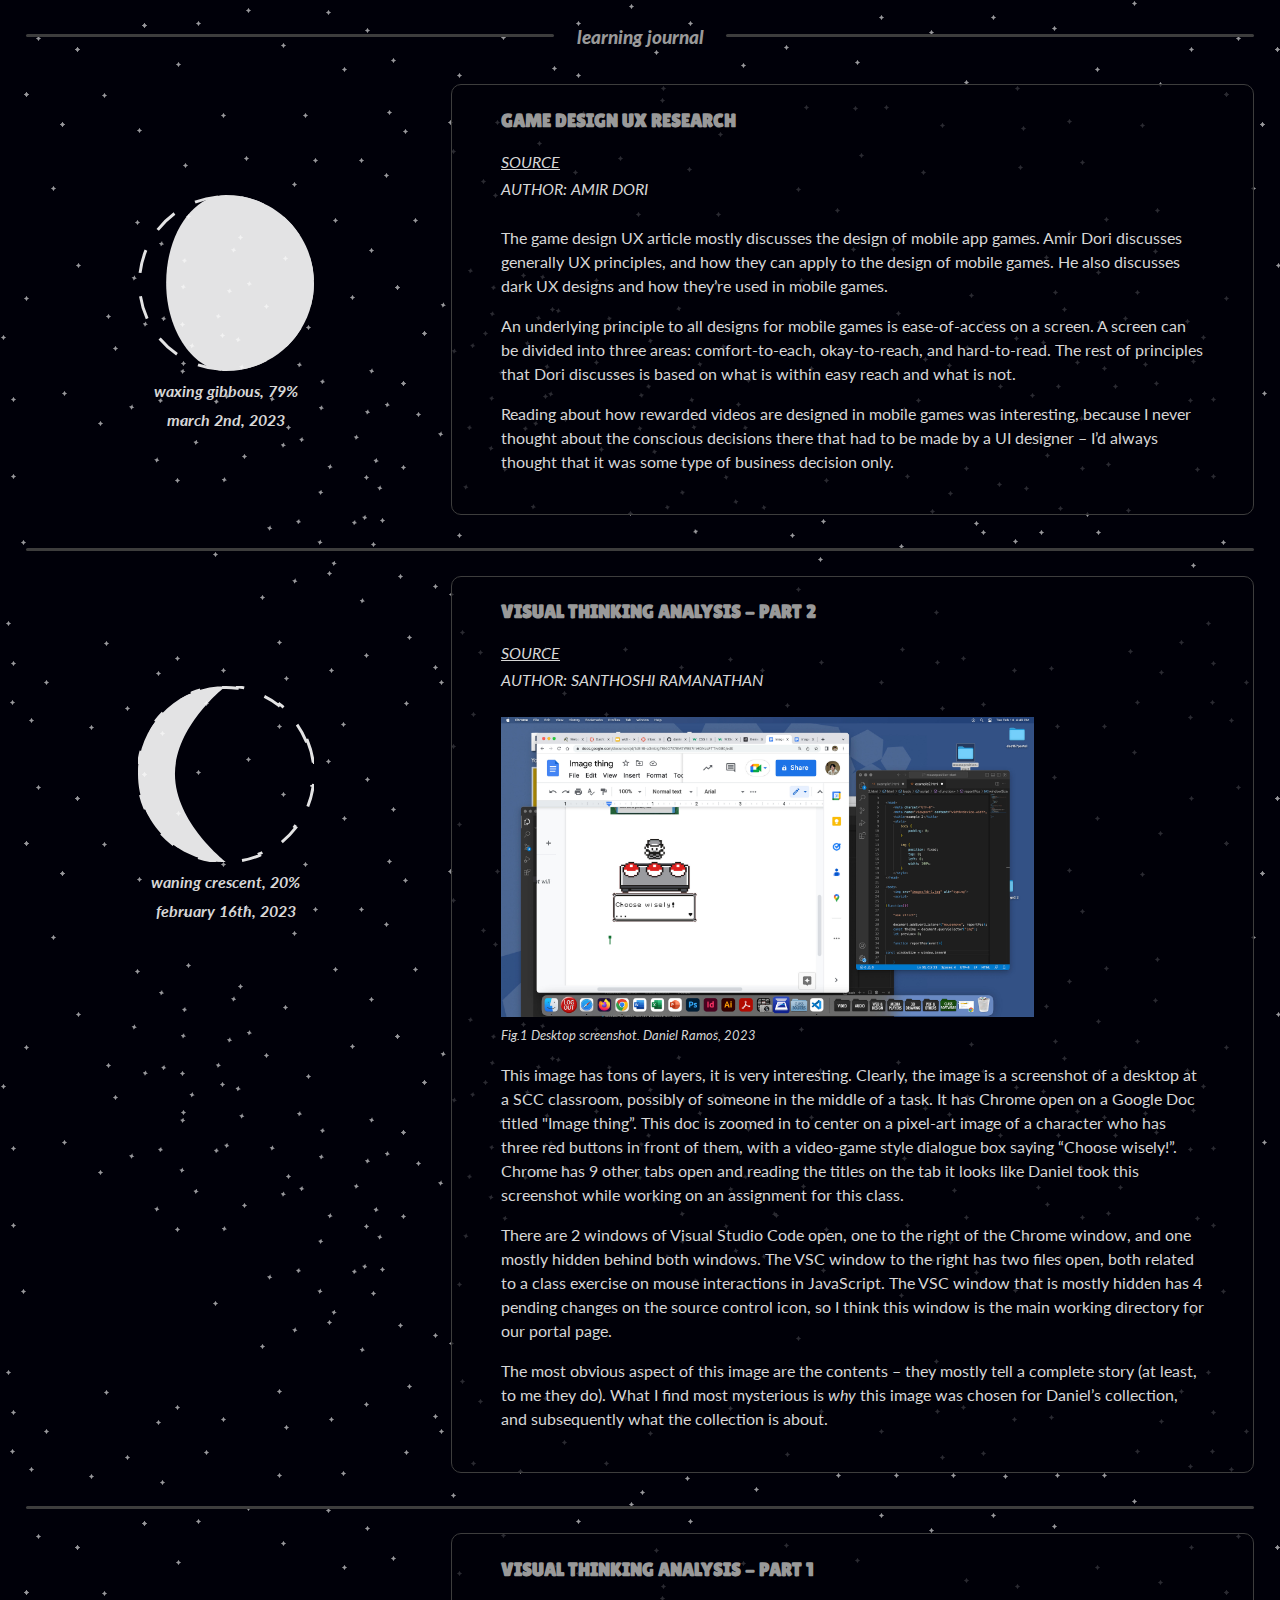
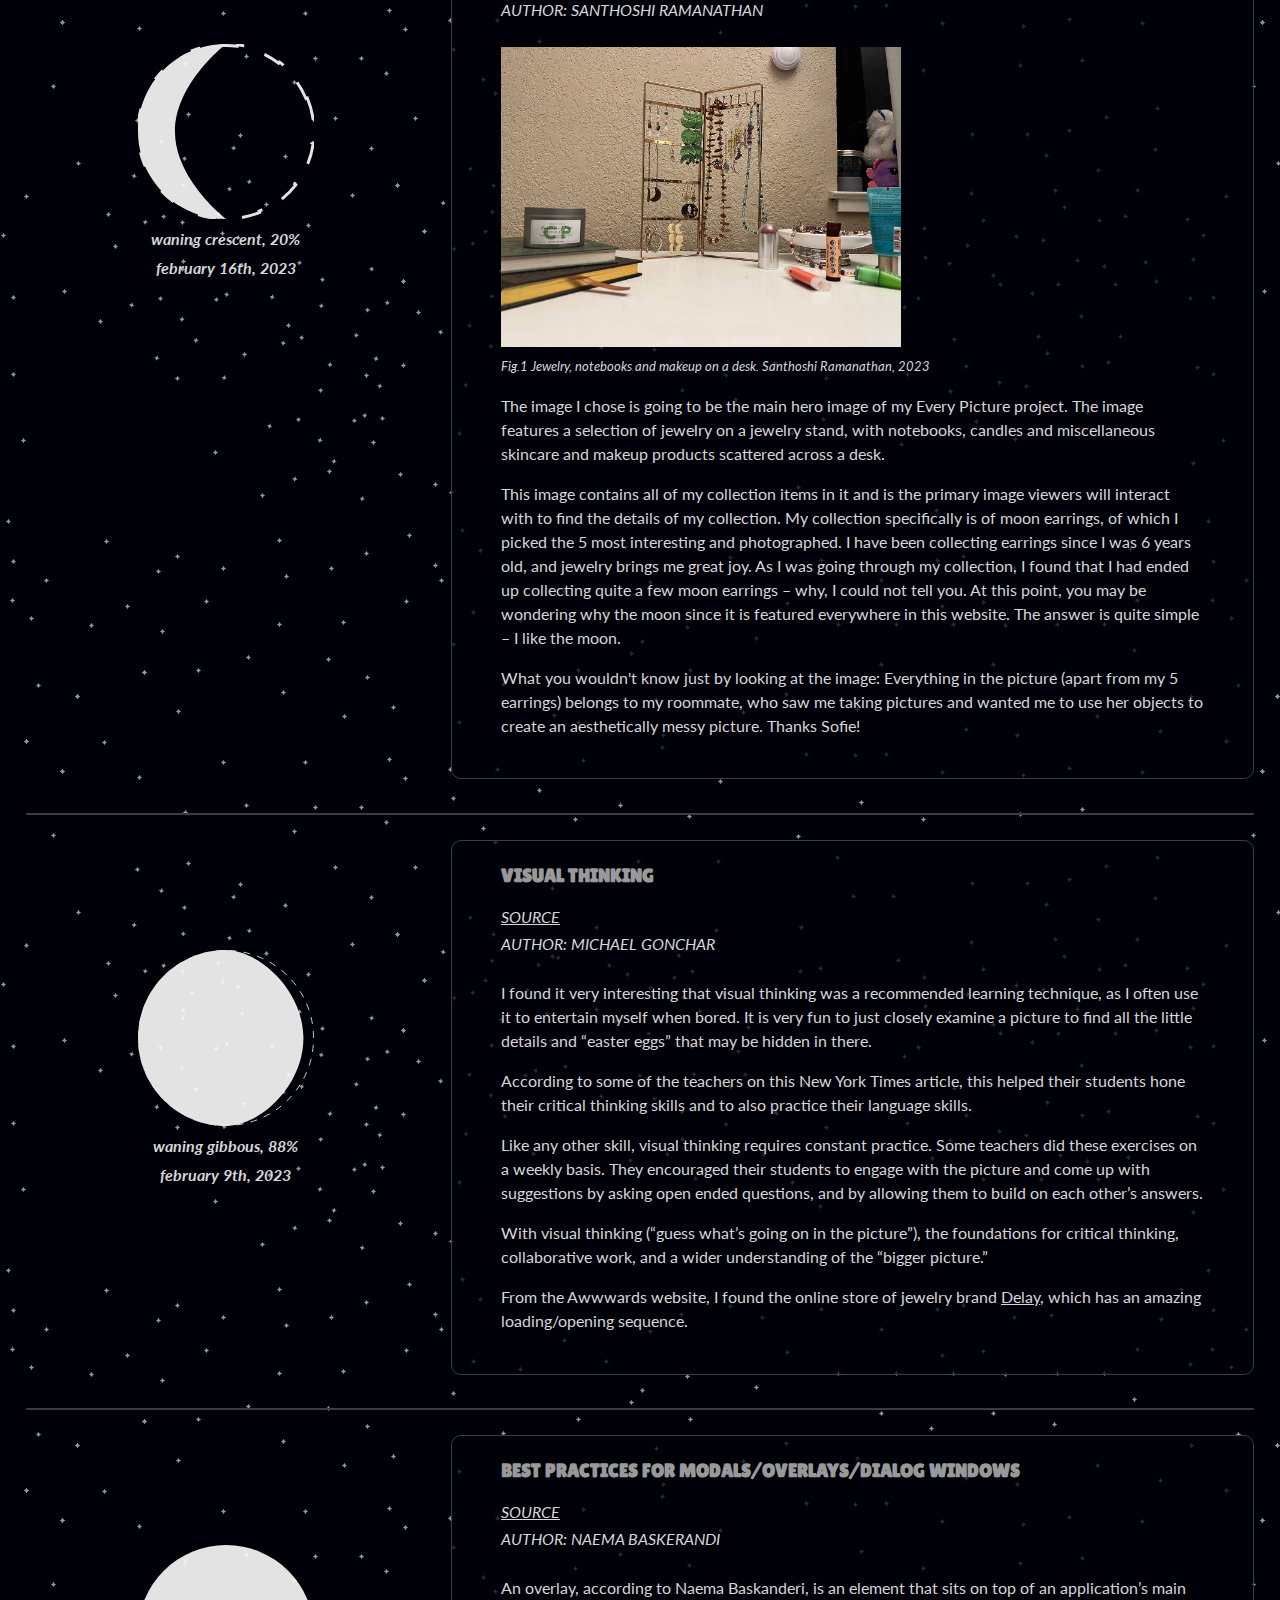
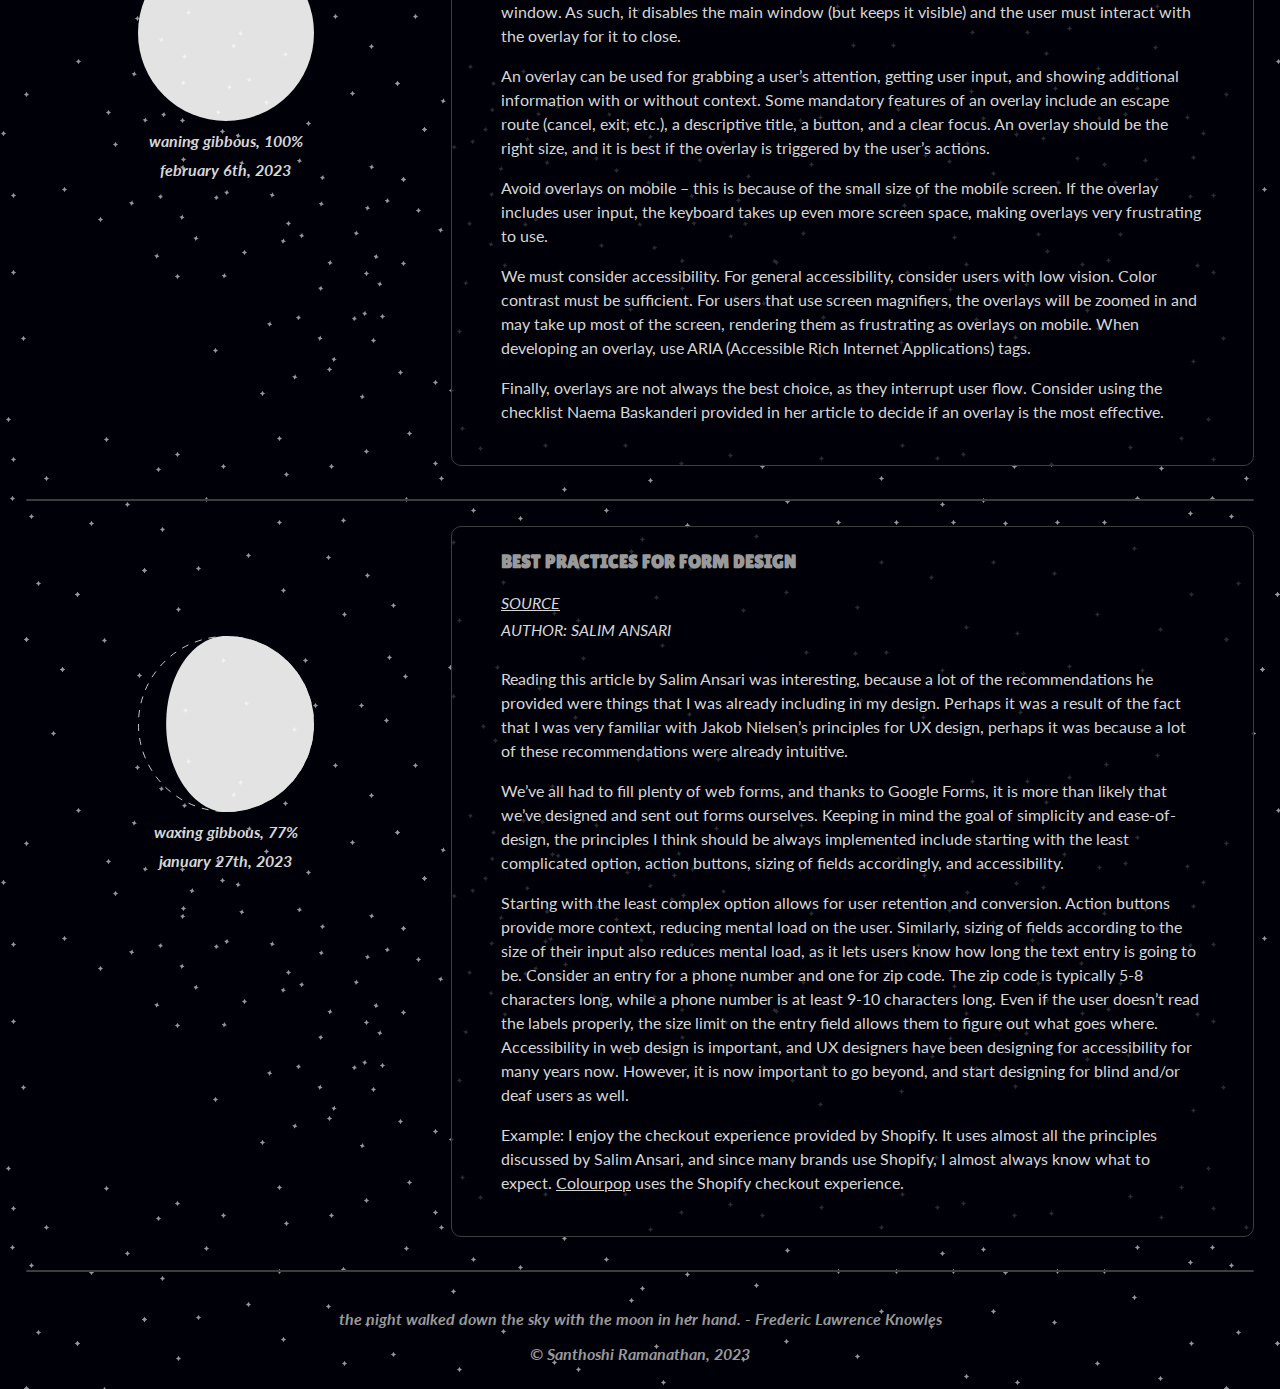
<file: journal/index.html>
<!DOCTYPE html>
<html lang="en">
<head>
    <meta charset="UTF-8">
    <meta http-equiv="X-UA-Compatible" content="IE=edge">
    <meta name="viewport" content="width=device-width, initial-scale=1.0">

    <link rel="preconnect" href="https://fonts.googleapis.com">
    <link rel="preconnect" href="https://fonts.gstatic.com" crossorigin>
    <link href="https://fonts.googleapis.com/css2?family=Lato:ital,wght@0,400;1,400;1,700;1,900&family=Lilita+One&display=swap" rel="stylesheet">

    <link href="styles.css" rel="stylesheet">

    <title>Learning Journal</title>
</head>

<body>
    <header>
        <div id="line1"></div> 
        <h3>learning journal</h3>
        <div id="line2"></div>
        <!-- line1 and line2 are the lines on either side of learning journal. -->
    </header>
    
    <main>

        <div class="contentBox">
            <div class="moon">
                <img src="../images/moon4.svg" alt="graphic of waxing gibbous moon">
                <p>waxing gibbous, 79%</p>
                <p>march 2nd, 2023</p>
            </div>

            <article class="jEntry">
                <h3>GAME DESIGN UX RESEARCH</h3>
                <div class="subhead">
                    <p class="top"><a href="https://uxplanet.org/game-design-ux-best-practices-guide-4a3078c32099">SOURCE</a></p>
                    <p class="bottom">AUTHOR: AMIR DORI</p>
                </div>

                <p>The game design UX article mostly discusses the design of mobile app games. Amir Dori discusses generally UX principles, and how they can apply to the design of mobile games. He also discusses dark UX designs and how they’re used in mobile games.</p>

                <p>An underlying principle to all designs for mobile games is ease-of-access on a screen. A screen can be divided into three areas: comfort-to-each, okay-to-reach, and hard-to-read. The rest of principles that Dori discusses is based on what is within easy reach and what is not. </p>

                <p>Reading about how rewarded videos are designed in mobile games was interesting, because I never thought about the conscious decisions there that had to be made by a UI designer – I’d always thought that it was some type of business decision only.</p>
            </article>
        </div>
    
        <div class="longLine"></div>
        
        <div class="contentBox">
            <div class="moon">
                <img src="../images/moon8.svg" alt="graphic of waning crescent moon">
                <p>waning crescent, 20%</p>
                <p>february 16th, 2023</p>
            </div>

            <article class="jEntry">
                <h3>VISUAL THINKING ANALYSIS - PART 2</h3>
                <div class="subhead">
                    <p class="top"><a href="https://danielkuchu.github.io/des157portal/">SOURCE</a></p>
                    <p class="bottom">AUTHOR: SANTHOSHI RAMANATHAN</p>
                </div>

                <figure>
                    <img src="../images/screenshot.jpg" height="300" width="533" alt="screenshot of a desktop with Chrome and Visual Studio Code">
                    <figcaption>Fig.1 Desktop screenshot. Daniel Ramos, 2023</figcaption>
                </figure>

                <p>This image has tons of layers, it is very interesting. Clearly, the image is a screenshot of a desktop at a SCC classroom, possibly of someone in the middle of a task. It has Chrome open on a Google Doc titled "Image thing”. This doc is zoomed in to center on a pixel-art image of a character who has three red buttons in front of them, with a video-game style dialogue box saying “Choose wisely!”. Chrome has 9 other tabs open and reading the titles on the tab it looks like Daniel took this screenshot while working on an assignment for this class. </p>

                <p>There are 2 windows of Visual Studio Code open, one to the right of the Chrome window, and one mostly hidden behind both windows. The VSC window to the right has two files open, both related to a class exercise on mouse interactions in JavaScript. The VSC window that is mostly hidden has 4 pending changes on the source control icon, so I think this window is the main working directory for our portal page. </p>

                <p>The most obvious aspect of this image are the contents – they mostly tell a complete story (at least, to me they do). What I find most mysterious is <i>why</i> this image was chosen for Daniel’s collection, and subsequently what the collection is about. </p>
            </article>
        </div>
    
        <div class="longLine"></div>

        <div class="contentBox">
            <div class="moon">
                <img src="../images/moon8.svg" alt="graphic of waning crescent moon">
                <p>waning crescent, 20%</p>
                <p>february 16th, 2023</p>
            </div>

            <article class="jEntry">
                <h3>VISUAL THINKING ANALYSIS - PART 1</h3>
                <div class="subhead">
                    <!-- <p class="top"><a href="#">SOURCE</a></p> -->
                    <p class="bottom">AUTHOR: SANTHOSHI RAMANATHAN</p>
                </div>

                <figure>
                    <img src="../images/earrings.jpg" height="300" width="400" alt="Jewelry, notebooks, skincare and makeup on a desk">
                    <figcaption>Fig.1 Jewelry, notebooks and makeup on a desk. Santhoshi Ramanathan, 2023</figcaption>
                </figure>

                <p>The image I chose is going to be the main hero image of my Every Picture project. The image features a selection of jewelry on a jewelry stand, with notebooks, candles and miscellaneous skincare and makeup products scattered across a desk. </p>

                <p>This image contains all of my collection items in it and is the primary image viewers will interact with to find the details of my collection. My collection specifically is of moon earrings, of which I picked the 5 most interesting and photographed. I have been collecting earrings since I was 6 years old, and jewelry brings me great joy. As I was going through my collection, I found that I had ended up collecting quite a few moon earrings – why, I could not tell you. At this point, you may be wondering why the moon since it is featured everywhere in this website. The answer is quite simple – I like the moon. </p>

                <p>What you wouldn't know just by looking at the image: Everything in the picture (apart from my 5 earrings) belongs to my roommate, who saw me taking pictures and wanted me to use her objects to create an aesthetically messy picture. Thanks Sofie!</p>
            </article>
        </div>
    
        <div class="longLine"></div>

        <div class="contentBox">
            <div class="moon">
                <img src="../images/waningG.svg" alt="graphic of waning gibbous moon">
                <p>waning gibbous, 88%</p>
                <p>february 9th, 2023</p>
            </div>

            <article class="jEntry">
                <h3>VISUAL THINKING</h3>
                <div class="subhead">
                    <p class="top"><a href="https://archive.nytimes.com/learning.blogs.nytimes.com/2015/02/27/10-intriguing-photographs-to-teach-close-reading-and-visual-thinking-skills/">SOURCE</a></p>
                    <p class="bottom">AUTHOR: MICHAEL GONCHAR</p>
                </div>

                <p>I found it very interesting that visual thinking was a recommended learning technique, as I often use it to entertain myself when bored. It is very fun to just closely examine a picture to find all the little details and “easter eggs” that may be hidden in there. </p>

                <p>According to some of the teachers on this New York Times article, this helped their students hone their critical thinking skills and to also practice their language skills. </p>

                <p>Like any other skill, visual thinking requires constant practice. Some teachers did these exercises on a weekly basis. They encouraged their students to engage with the picture and come up with suggestions by asking open ended questions, and by allowing them to build on each other’s answers. </p>

                <p>With visual thinking (“guess what’s going on in the picture”), the foundations for critical thinking, collaborative work, and a wider understanding of the “bigger picture.”</p>

                <p>From the Awwwards website, I found the online store of jewelry brand <a href="https://obeydelay.com/en">Delay</a>, which has an amazing loading/opening sequence.</p>
            </article>
        </div>
    
        <div class="longLine"></div>

        <div class="contentBox">
            <div class="moon">
                <img src="../images/moon5.svg" alt="graphic of nearly full moon">
                <p>waning gibbous, 100%</p>
                <p>february 6th, 2023</p>
            </div>

            <article class="jEntry">
                <h3>BEST PRACTICES FOR MODALS/OVERLAYS/DIALOG WINDOWS</h3>
                <div class="subhead">
                    <p class="top"><a href="https://uxplanet.org/best-practices-for-modals-overlays-dialog-windows-c00c66cddd8c">SOURCE</a></p>
                    <p class="bottom">AUTHOR: NAEMA BASKERANDI</p>
                </div>

                <p>An overlay, according to Naema Baskanderi, is an element that sits on top of an application’s main window. As such, it disables the main window (but keeps it visible) and the user must interact with the overlay for it to close.</p>

                <p>An overlay can be used for grabbing a user’s attention, getting user input, and showing additional information with or without context. Some mandatory features of an overlay include an escape route (cancel, exit, etc.), a descriptive title, a button, and a clear focus. An overlay should be the right size, and it is best if the overlay is triggered by the user’s actions.</p>

                <p>Avoid overlays on mobile – this is because of the small size of the mobile screen. If the overlay includes user input, the keyboard takes up even more screen space, making overlays very frustrating to use. </p>

                <p>We must consider accessibility. For general accessibility, consider users with low vision. Color contrast must be sufficient. For users that use screen magnifiers, the overlays will be zoomed in and may take up most of the screen, rendering them as frustrating as overlays on mobile. When developing an overlay, use ARIA (Accessible Rich Internet Applications) tags.</p>

                <p>Finally, overlays are not always the best choice, as they interrupt user flow. Consider using the checklist Naema Baskanderi provided in her article to decide if an overlay is the most effective.</p>
            </article>
        </div>
    
        <div class="longLine"></div>

        <div class="contentBox">
            <div class="moon">
                <img src="../images/waxingG.svg" alt="graphic of waxing gibbous moon">
                <p>waxing gibbous, 77%</p>
                <p>january 27th, 2023</p>
            </div>

            <article class="jEntry">
                <h3>BEST PRACTICES FOR FORM DESIGN</h3>
                <div class="subhead">
                    <p class="top"><a href="https://uxdesign.cc/best-practices-for-form-design-ff5de6ca8e5f">SOURCE</a></p>
                    <p class="bottom">AUTHOR: SALIM ANSARI</p>
                </div>

                <p>Reading this article by Salim Ansari was interesting, because a lot of the recommendations he provided were things that I was already including in my design. Perhaps it was a result of the fact that I was very familiar with Jakob Nielsen’s principles for UX design, perhaps it was because a lot of these recommendations were already intuitive. </p>

                <p>We’ve all had to fill plenty of web forms, and thanks to Google Forms, it is more than likely that we’ve designed and sent out forms ourselves. Keeping in mind the goal of simplicity and ease-of-design, the principles I think should be always implemented include starting with the least complicated option, action buttons, sizing of fields accordingly, and accessibility. </p>

                <p>Starting with the least complex option allows for user retention and conversion. Action buttons provide more context, reducing mental load on the user. Similarly, sizing of fields according to the size of their input also reduces mental load, as it lets users know how long the text entry is going to be. Consider an entry for a phone number and one for zip code. The zip code is typically 5-8 characters long, while a phone number is at least 9-10 characters long. Even if the user doesn’t read the labels properly, the size limit on the entry field allows them to figure out what goes where. Accessibility in web design is important, and UX designers have been designing for accessibility for many years now. However, it is now important to go beyond, and start designing for blind and/or deaf users as well.</p>

                <p>Example: I enjoy the checkout experience provided by Shopify. It uses almost all the principles discussed by Salim Ansari, and since many brands use Shopify, I almost always know what to expect. <a href="https://colourpop.com/13380845/checkouts/c186277d8b0c3f25ecbce942ac401ab3?_ga=2.76891350.294044685.1674969706-793976978.1664311308 ">Colourpop</a> uses the Shopify checkout experience. </p>
            </article>
        </div>
        <div class="longLine"></div>
    </main>

    <footer>
        <p>the night walked down the sky with the moon in her hand. - Frederic Lawrence Knowles</p>
        <p>&copy; Santhoshi Ramanathan, 2023</p>
    </footer>
</body>
</html>
</file>
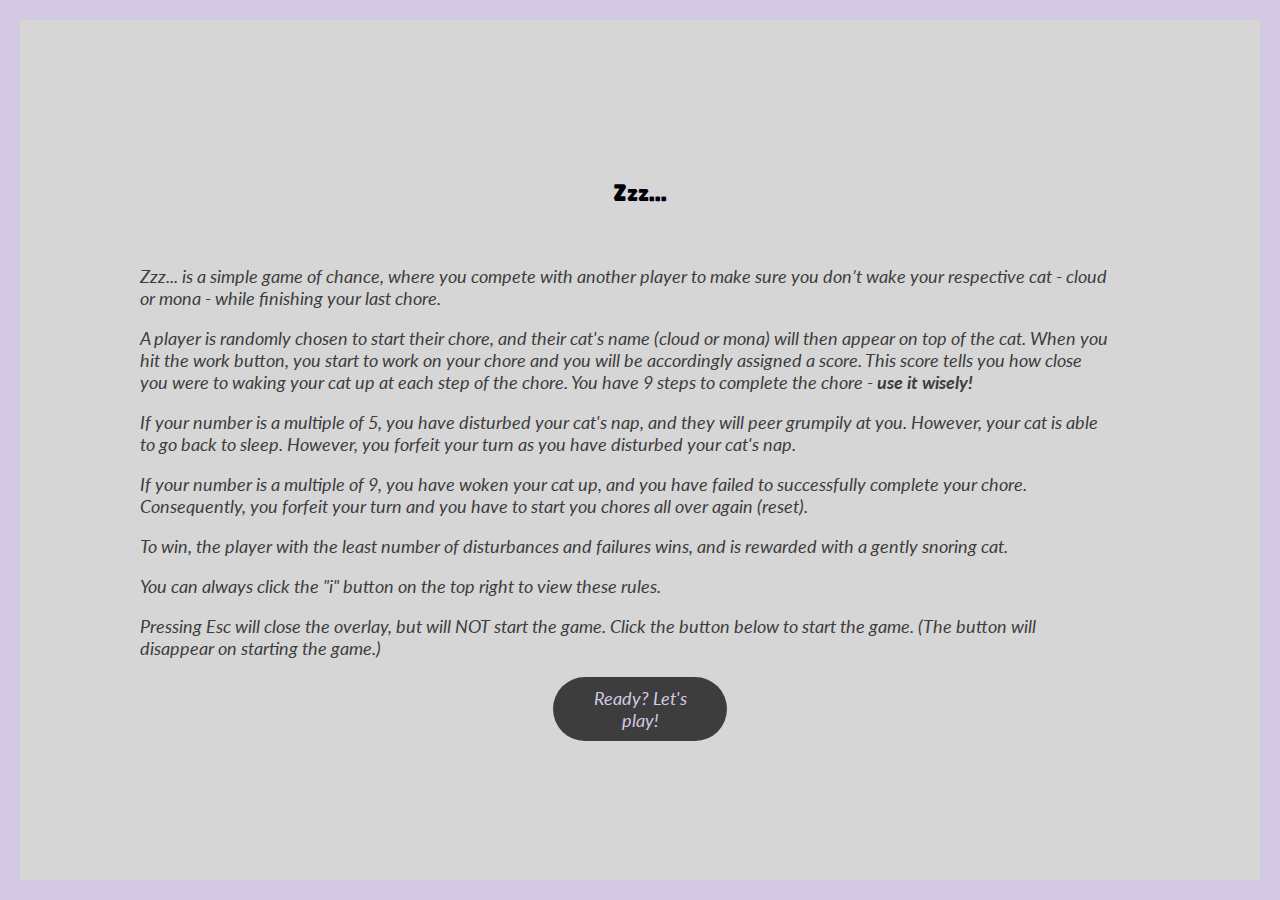
<file: studio3/index.html>
<!DOCTYPE html>
<html lang="en">
<head>
    <meta charset="UTF-8">
    <meta http-equiv="X-UA-Compatible" content="IE=edge">
    <meta name="viewport" content="width=device-width, initial-scale=1.0">

    <link rel="preconnect" href="https://fonts.googleapis.com">
    <link rel="preconnect" href="https://fonts.gstatic.com" crossorigin>
    <link href="https://fonts.googleapis.com/css2?family=Lato:ital,wght@0,400;0,700;1,700&family=Lilita+One&display=swap" rel="stylesheet">

    <link href="styles.css" rel="stylesheet">
    <script src="script.js" defer></script>

    <title>Zzz...</title>
</head>

<body>

    <header>
        <p>🤍</p>
        <h1>Zzz...</h1>
        <button>
            <img src="images/info.svg" alt="information icon" width="20"> 
        <!-- this is the "i" icon image -->
        </button>
    </header>

    <main>
        <section id="one">
            <h3 class="hide">cloud</h3>
            <img src="images/Scloud.svg" alt="sleeping cloud" width="144" id="sc" class="show">
            <img src="images/Acloud.svg" alt="one eye open cloud" width="144" id="smc" class="hide">
            <img src="images/cloud.svg" alt="awake cloud" width="144" id="ac" class="hide">
        </section>
        
        <section id="two">
            <h3 class="hide">mona</h3>
            <img src="images/Smona.svg" alt="sleeping mona" width="157" id="sm" class="show">
            <img src="images/Amona.svg" alt="one eye open mona" width="157" id="smm" class="hide">
            <img src="images/mona.svg" alt="awake mona" width="157" id="am" class="hide">
        </section>

        <section>
            <div id="cloud" class="hide">
                <!-- score will be a h3 in here -->
                <!-- depending on the scenario, "cloud's asleep, cloud's almost awake, or cloud's awake will show" -->
                <!-- text if it's switching to mona's turn -->
            </div>

            <img src="images/cat_tree.svg" alt="cat tree" width="525">

            <div id="mona" class="hide">
                <!-- score will be a h3 in here -->
                <!-- depending on the scenario, "cloud's asleep, cloud's almost awake, or cloud's awake will show" -->
                <!-- text if it's switching to mona's turn -->
            </div>

        </section>
    </main>

    <footer>
        <p>designed with 🤍 by Santhoshi Ramanathan</p>
    </footer>

    <section id="overlay" class="show">
        <article>
            <h2>Zzz...</h2>
            <p>Zzz... is a simple game of chance, where you compete with another player to make sure you don’t wake your respective cat - cloud or mona - while finishing your last chore.</p>
            <p>A player is randomly chosen to start their chore, and their cat's name (cloud or mona) will then appear on top of the cat. When you hit the work button, you start to work on your chore and you will be accordingly assigned a score. This score tells you how close you were to waking your cat up at each step of the chore. You have 9 steps to complete the chore - <strong>use it wisely!</strong></p>
            <p>If your number is a multiple of 5, you have disturbed your cat's nap, and they will peer grumpily at you. However, your cat is able to go back to sleep. However, you forfeit your turn as you have disturbed your cat's nap.</p>
            <p>If your number is a multiple of 9, you have woken your cat up, and you have failed to successfully complete your chore. Consequently, you forfeit your turn and you have to start you chores all over again (reset).</p>
            <p>To win, the player with the least number of disturbances and failures wins, and is rewarded with a gently snoring cat.</p>
            <p>You can always click the "i" button on the top right to view these rules.</p>
            <p>Pressing Esc will close the overlay, but will NOT start the game. Click the button below to start the game. (The button will disappear on starting the game.)</p>
            <button id="startgame">Ready? Let's play!</button>
        </article>
    </section>
    
</body>
</html>
</file>
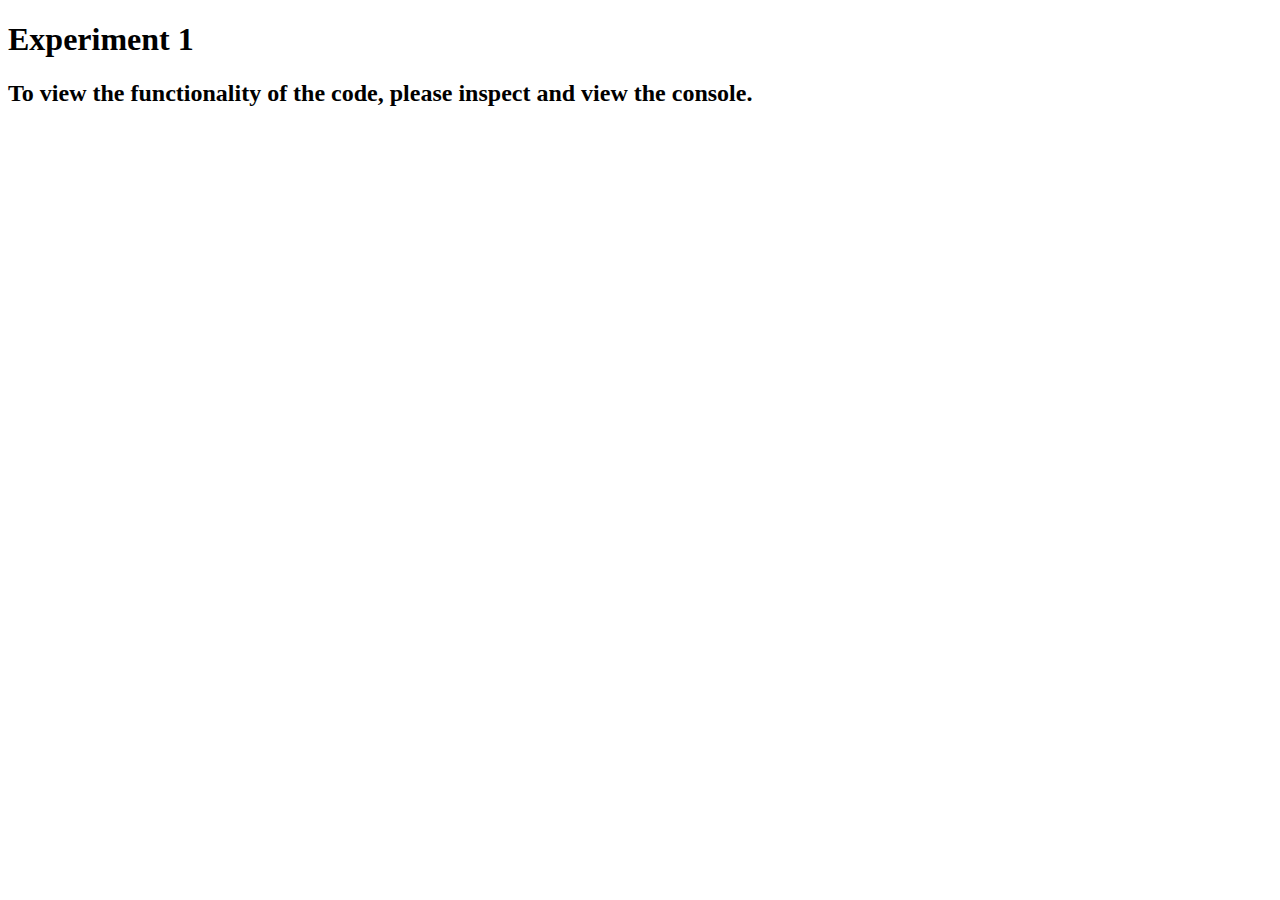
<file: exp/exp1.html>
<!DOCTYPE html>
<html lang="en">
<head>
    <meta charset="UTF-8">
    <meta http-equiv="X-UA-Compatible" content="IE=edge">
    <meta name="viewport" content="width=device-width, initial-scale=1.0">
    <title>Experiment 1</title>
</head>

<body>
    <h1>Experiment 1</h1>
    <h2>To view the functionality of the code, please inspect and view the console.</h2>

    <script>
    /*Take a string. Split it into a 2D array "word". As you traverse through the array, replace the first letter of a word with the capitalized version of it, adding the rest of the word after it (using substr). Join the array so it becomes a 1D array, then convert it to a string. Replace the "," in the string (that comes from the array) with a " ". Print the output.*/
        var str = prompt("enter words in lowercase!","");

        var word = str.split(" ");

        for(var i = 0; i < word.length; i++){
            word[i] = word[i][0].toUpperCase() + word[i].substr(1);
        }

        word.join(" ");

        str = word.toString();
        str = str.replaceAll(","," ");
        
        console.log(str);
    </script>

</body>

</html>
</file>
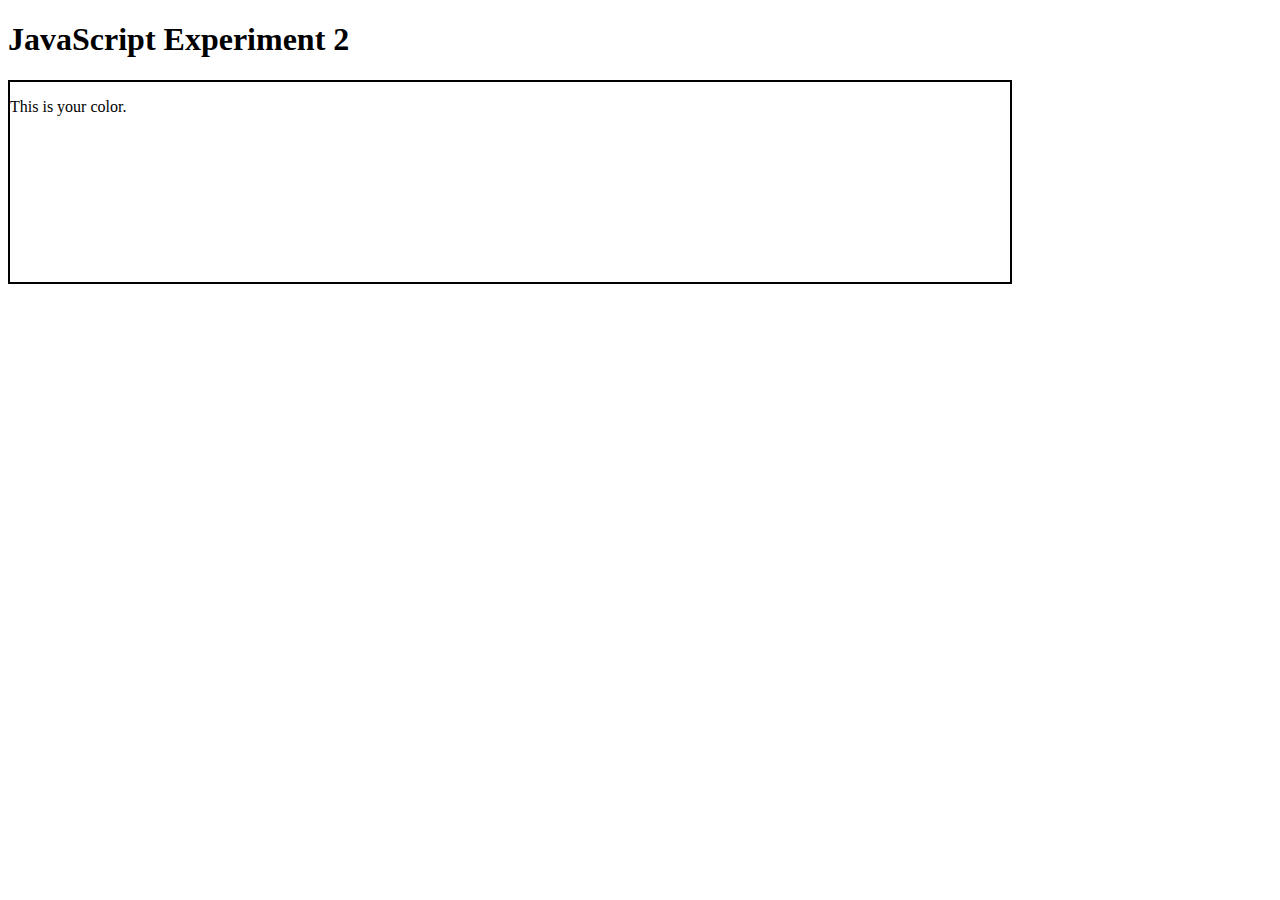
<file: exp/exp2.html>
<!DOCTYPE html>
<html lang="en">
<head>
    <meta charset="UTF-8">
    <meta http-equiv="X-UA-Compatible" content="IE=edge">
    <meta name="viewport" content="width=device-width, initial-scale=1.0">
    <title>Experiment 2</title>
</head>
<body>
    <h1>JavaScript Experiment 2</h1>
    <div id="myDiv">
        <p>This is your color.</p>
    </div>
    <style>
        div{
            border: 2px solid black;
            width: 1000px;
            height: 200px;
        }
    </style>
    <script>
    //Ask the user to pick a color of the rainbow, and change the box background accordingly. The text inside the box also tells them the color they picked, as does the console. If they pick a color that is not on the rainbow, it changes the div text on the webpage to: "No such color in database :( Try again." The console log will continue to let them know what color they picked. 
    
        var rainbow = ["red", "orange","yellow","green", "blue", "indigo", "violet"];
        var userColor = prompt("Please pick a color of the rainbow (ROY G BIV).","").toLowerCase();

        var bg = document.getElementById("myDiv");

        function colorMatch(UC){
            if(UC == rainbow[0]){
                bg.style.backgroundColor = "#FF0000";
                return UC;
            }
            else if(UC == rainbow[1]){
                bg.style.backgroundColor = "#FF8700";
                return UC;
            }
            else if(UC == rainbow[2]){
                bg.style.backgroundColor = "#DEFF0A";
                return UC;
            }
            else if(UC == rainbow[3]){
                bg.style.backgroundColor = "#0AFF99";
                return UC;
            }
            else if(UC == rainbow[4]){
                bg.style.backgroundColor = "#0AEFFF";
                return UC;
            }
            else if(UC == rainbow[5]){
                bg.style.backgroundColor = "#580AFF";
                return UC;
            }
            else if(UC == rainbow[6]){
                bg.style.backgroundColor = "#BE0AFF";
                return UC;
            }
            else{
                bg.innerHTML = "No such color in database :( Try again."
                return UC;
            }
        }
        console.log(`Your color input is: ${colorMatch(userColor)}`);
    </script>
</body>
</html>
</file>
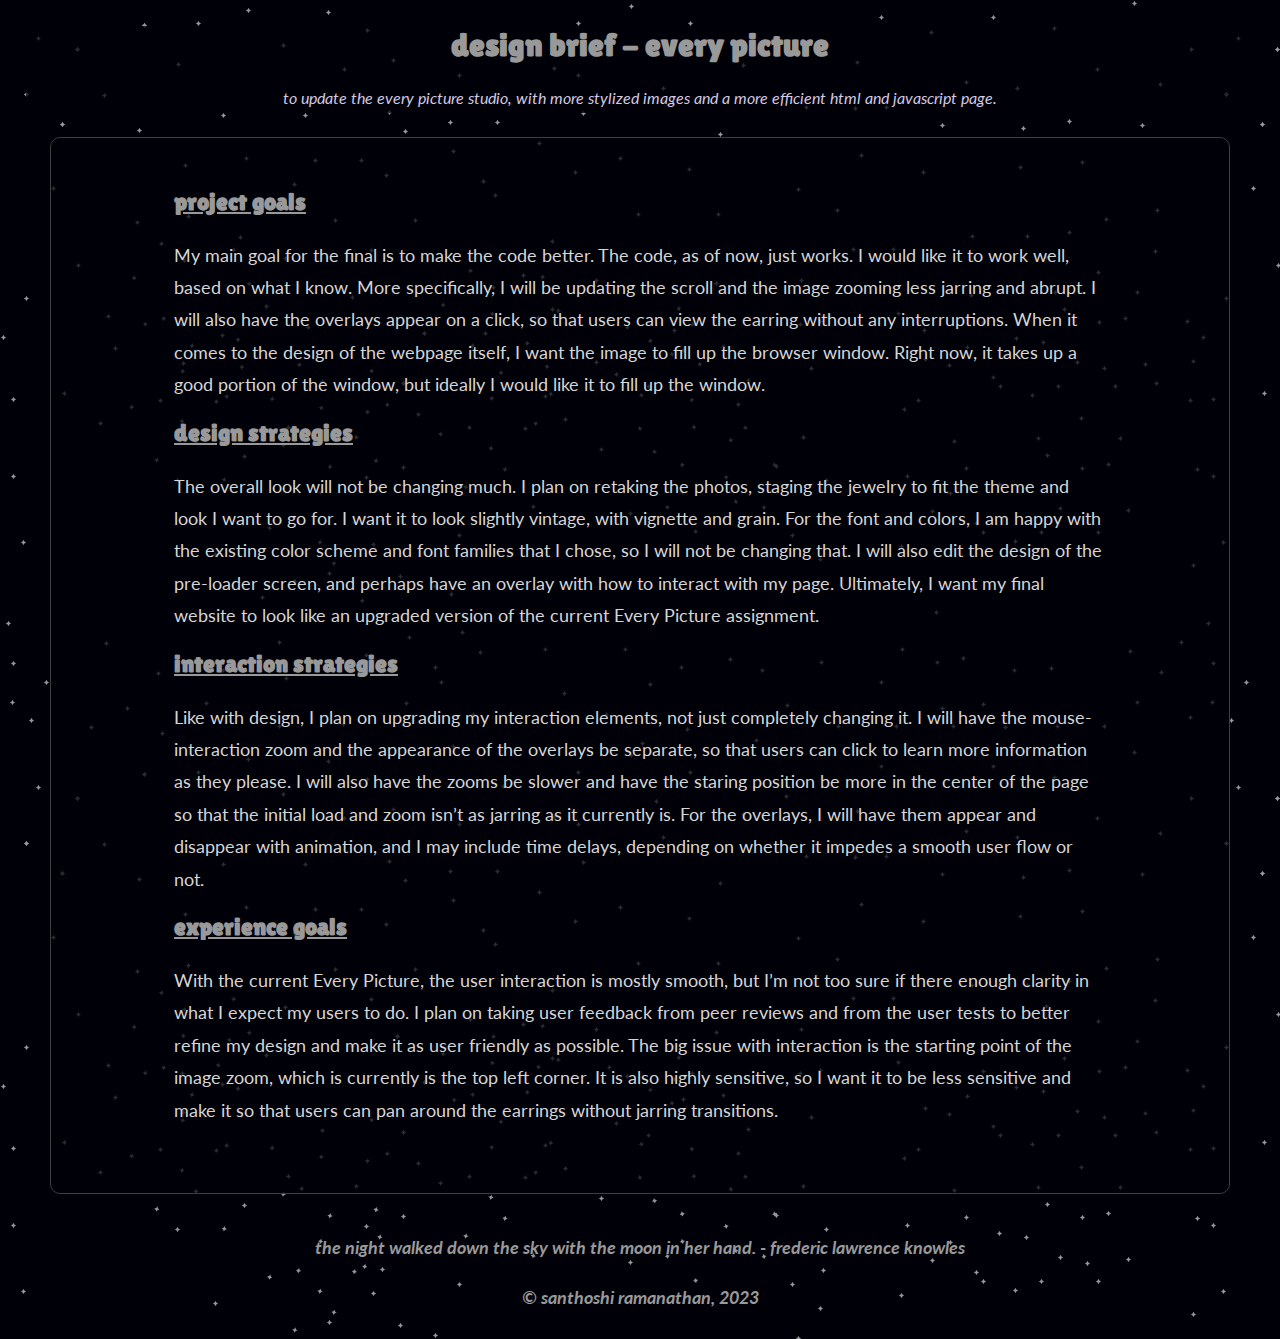
<file: final/brief.html>
<!DOCTYPE html>
<html lang="en">
<head>
    <meta charset="UTF-8">
    <meta http-equiv="X-UA-Compatible" content="IE=edge">
    <meta name="viewport" content="width=device-width, initial-scale=1.0">

    <link rel="preconnect" href="https://fonts.googleapis.com">
    <link rel="preconnect" href="https://fonts.gstatic.com" crossorigin>
    <link href="https://fonts.googleapis.com/css2?family=Lato:ital,wght@0,400;1,400;1,700;1,900&family=Lilita+One&display=swap" rel="stylesheet">

    <title>Final Design Brief</title>

    <link href="styles.css" rel="stylesheet">
</head>

<body>

    <header>
        <h1>design brief - every picture</h1>
        <p>to update the every picture studio, with more stylized images and a more efficient html and javascript page.</p>
    </header>

    <main>

        <section>
            <h3>project goals</h3>
            <p>My main goal for the final is to make the code better. The code, as of now, just works. I would like it to work well, based on what I know. More specifically, I will be updating the scroll and the image zooming less jarring and abrupt. I will also have the overlays appear on a click, so that users can view the earring without any interruptions. When it comes to the design of the webpage itself, I want the image to fill up the browser window. Right now, it takes up a good portion of the window, but ideally I would like it to fill up the window.</p>
        </section>

        <section>
            <h3>design strategies</h3>
            <p>The overall look will not be changing much. I plan on retaking the photos, staging the jewelry to fit the theme and look I want to go for. I want it to look slightly vintage, with vignette and grain. For the font and colors, I am happy with the existing color scheme and font families that I chose, so I will not be changing that. I will also edit the design of the pre-loader screen, and perhaps have an overlay with how to interact with my page.  Ultimately, I want my final website to look like an upgraded version of the current Every Picture assignment.</p>
        </section>

        <section>
            <h3>interaction strategies</h3>
            <p>Like with design, I plan on upgrading my interaction elements, not just completely changing it. I will have the mouse-interaction zoom and the appearance of the overlays be separate, so that users can click to learn more information as they please. I will also have the zooms be slower and have the staring position be more in the center of the page so that the initial load and zoom isn’t as jarring as it currently is. For the overlays, I will have them appear and disappear with animation, and I may include time delays, depending on whether it impedes a smooth user flow or not. </p>
        </section>

        <section>
            <h3>experience goals</h3>
            <p>With the current Every Picture, the user interaction is mostly smooth, but I’m not too sure if there enough clarity in what I expect my users to do. I plan on taking user feedback from peer reviews and from the user tests to better refine my design and make it as user friendly as possible. The big issue with interaction is the starting point of the image zoom, which is currently is the top left corner. It is also highly sensitive, so I want it to be less sensitive and make it so that users can pan around the earrings without jarring transitions. </p>
        </section>
    </main>

    <footer>
        <p>the night walked down the sky with the moon in her hand. - frederic lawrence knowles</p>
        <p>&copy; santhoshi ramanathan, 2023</p>
    </footer>

</body>

</html>
</file>
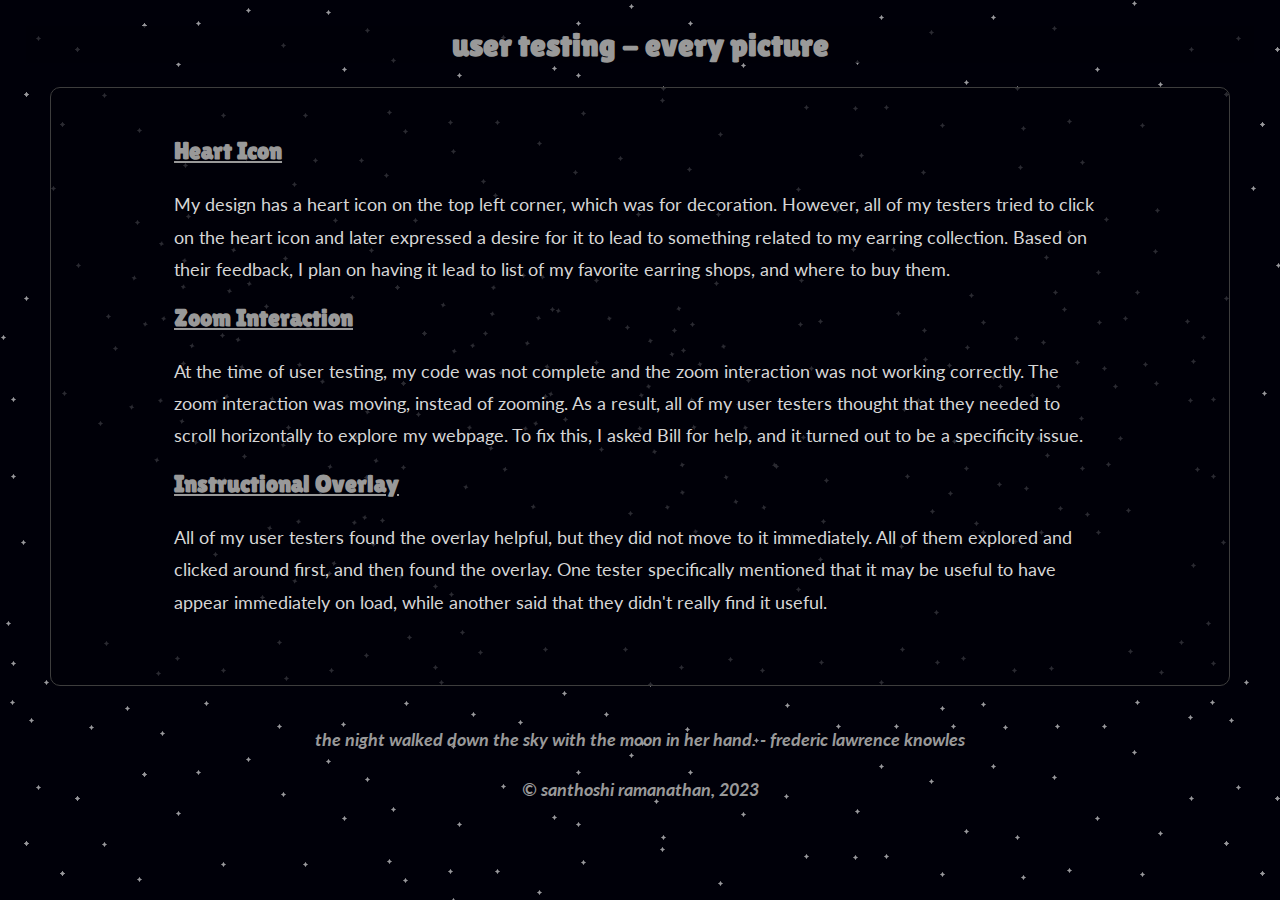
<file: final/usertest.html>
<!DOCTYPE html>
<html lang="en">
<head>
    <meta charset="UTF-8">
    <meta http-equiv="X-UA-Compatible" content="IE=edge">
    <meta name="viewport" content="width=device-width, initial-scale=1.0">

    <link rel="preconnect" href="https://fonts.googleapis.com">
    <link rel="preconnect" href="https://fonts.gstatic.com" crossorigin>
    <link href="https://fonts.googleapis.com/css2?family=Lato:ital,wght@0,400;1,400;1,700;1,900&family=Lilita+One&display=swap" rel="stylesheet">

    <title>Final User Testing Results</title>

    <link href="styles.css" rel="stylesheet">
</head>

<body>

    <header>
        <h1>user testing - every picture</h1>
    </header>

    <main>

        <section>
            <h3>Heart Icon</h3>
            <p>My design has a heart icon on the top left corner, which was for decoration. However, all of my testers tried to click on the heart icon and later expressed a desire for it to lead to something related to my earring collection. Based on their feedback, I plan on having it lead to list of my favorite earring shops, and where to buy them.</p>
        </section>

        <section>
            <h3>Zoom Interaction</h3>
            <p>At the time of user testing, my code was not complete and the zoom interaction was not working correctly. The zoom interaction was moving, instead of zooming. As a result, all of my user testers thought that they needed to scroll horizontally to explore my webpage. To fix this, I asked Bill for help, and it turned out to be a specificity issue.</p>
        </section>

        <section>
            <h3>Instructional Overlay</h3>
            <p>All of my user testers found the overlay helpful, but they did not move to it immediately. All of them explored and clicked around first, and then found the overlay. One tester specifically mentioned that it may be useful to have appear immediately on load, while another said that they didn't really find it useful.</p>
        </section>
    </main>

    <footer>
        <p>the night walked down the sky with the moon in her hand. - frederic lawrence knowles</p>
        <p>&copy; santhoshi ramanathan, 2023</p>
    </footer>

</body>

</html>
</file>
<file: journal/styles.css>
/* body and page margin */
body{
    background-image: url(../images/stars.svg);
    height: 100%;
    background-color: #000009;
    margin: 2%;
}
/* ------------------------------------------------------- */
/* text styling */
p, figcaption{
    color: #d6d6d6;
    font-family: 'Lato', sans-serif;
    font-weight: 400;
}
header h3{
    font-family: 'Lato', sans-serif;
    font-style: italic;
    font-weight: 900;
    color: #999999;
}
.jEntry h3{
    font-family: 'Lilita One', sans-serif;
    font-kerning: normal;
    margin-top: 0;
    color:#999999;
}
.subhead{
    font-style: italic;
    color:#999999;
}
.top a{
    font-family: 'Lato', sans-serif;
    font-weight: 400;
    font-style: italic;
}
a:link, a:visited{
    text-decoration: underline;
    color: #d6d6d6;
}
.moon p, .moon date{
    font-style: italic;
}
.moon p{
    font-weight: 700;
}
figcaption{
    font-style: italic;
    font-size: 10pt;
}
/* ------------------------------------------------------- */
/*header display styling*/
header{
    display: flex;
    justify-content: space-between;
    margin: 1% 0 1% 0;
}
#line1, #line2{
    height: 2.5px;
    width: 43%;
    background-color: #3d3d3d;
    border-radius: 99px;
    margin-top: 0.7%;
}
header h3{
    margin: 0;
}
/* ------------------------------------------------------- */
/*main content positioning*/
.contentBox{
    display: flex;
}
.moon{
    flex: 1;
}
.jEntry{
    flex: 2;
}
.longLine{
    height: 2.5px;
    width: 100%;
    background-color: #3d3d3d;
    border-radius: 99px;
    margin-top: 0.7%;
}
/* ------------------------------------------------------- */
/*article styling*/
.jEntry{
    border: 1px solid #3d3d3d;
    border-radius: 10px;
    padding: 2% 4% 2% 4%;
    margin: 2% 0 2% 2%;
    background-color:#000009b8;
}
.subhead .top{
    margin-bottom: 3px;
}
.subhead .bottom{
    margin-top: 0;
    margin-bottom: 25px;
}
.jEntry p{
    line-height: 1.5em;
}
/* ------------------------------------------------------- */
/*figure styling*/
figure{
    margin-left: 0;
}
figcaption{
    margin-top: 1%;
    margin-bottom: 3%;
}
/* ------------------------------------------------------- */
/*moon image section styling*/
.moon{
    margin: 11% 2% 2% 2%;
    display: flex;
    flex-direction: column;
    align-items: center;
    gap: 10px;
}
.moon img{
    display: block;
    margin: 0;
    width: 50%;
    opacity: 90%;
}
.moon p{
    text-align: center;
    margin: 0;
}
/* ------------------------------------------------------- */
/*footer styling*/
footer{
    margin-top: 3%;
}
footer p{
    text-align: center;
    font-style: italic;
    color: #999999;
    font-weight: 700;
    font-kerning: normal;
}
/* ------------------------------------------------------- */
</file>
<file: studio3/styles.css>
/*body and overall page design*/
body{
    background-image: url(../images/stars.svg);
    width: 98%;
    height: 100%;
    background-color: #000009;
}
main{
    margin: 1%;
    /* border-bottom: #3d3d3d 2px solid; */
}
/* ------------------------------------------------------- */
/*text styles*/
h1{
    font-family: 'Lilita One', sans-serif;
    font-weight: 400;
    color: #FCFCFC;
    margin: 2%;
    text-align: center;
}
section > h3{
    font-family: 'Lilita One', sans-serif;
    font-weight: 400;
    color: #D3C9E3;
    text-shadow: 0 0 20px #FCFCFC;
}
footer p{
    font-family: 'Lato', sans-serif;
    font-style: italic;
    font-weight: 400;
    color: #FCFCFC;
    text-align: center;
}
div > h3{
    font-family: 'Lilita One', sans-serif;
    font-weight: 400;
    color: #000009;
    text-align: center;
}
#one h3, #two h3{
    text-align: center;
}
/* ------------------------------------------------------- */
/*header styles*/
header{
    display: flex;
    justify-content: space-between;
    align-items: center;
    margin: 0 1%;
}
header button{
    background-color: #fcfcfc00;
    padding: 0 20px;
}
/* ------------------------------------------------------- */
/*cat pics and name positioning*/
main{
    position: relative;
}
#one{
    position: absolute;
    top: 30px;
    left: 535px;
}
#two{
    position: absolute;
    top: -70px;
    left: 810px;
}
#smm, #am, #smc, #ac{
    position: absolute;
    top: 60px;
    left: 0;
}
/* ------------------------------------------------------- */
/*status boxes*/
div{
    background-color: #FCFCFC;
    border: 15px solid #D3C9E3;
    border-radius: 25px;
    width: 300px;
    height: 300px;
    padding: 20px;
}
/* ------------------------------------------------------- */
/*overlay styles*/
#overlay{
    width: 100vw;
    height: 100vh;
    position: fixed;
    background-color: #d6d6d6;
    top: 0;
    left: 0;
    border: 20px solid #D3C9E3;
    box-sizing: border-box;
    display: flex;
	flex-direction: column;
	justify-content: space-around;
}
#overlay h2{
    font-family: 'Lilita One', sans-serif;
    font-weight: 400;
    color: #000009;
    text-align: center;
    padding-bottom: 40px;
}
#overlay p{
    font-family: 'Lato', sans-serif;
    font-style: italic;
    font-weight: 400;
    color: #3d3d3d;
    font-size: 18px;
    padding: 0 150px 0 120px;
}
#overlay button{
    background-color: #3d3d3d;
    color: #D3C9E3;
    font-size: 18px;
    margin: 0 43%;
}
/* ------------------------------------------------------- */
/*visibility styles*/
.show{
    visibility: visible;
}
.hide{
    visibility: hidden;
}
/* ------------------------------------------------------- */
/*button styles*/
section button{
    background-color: #d6d6d6;
    color: #3d3d3d;
    border: none;
    font-family: "Lato", sans-serif;
    font-style: italic;
    padding: 10px 30px;
    border-radius: 60px;
    margin-left: auto;
    margin-right: auto;
}
section button:first-of-type{
    margin-left: 20px;
}
/* ------------------------------------------------------- */
/*content arrangement*/
main > section:last-of-type{
    position: relative;
}
section:last-of-type div:first-of-type{
    position: absolute;
    top: 90px;
    left: 20px;
}
section:last-of-type > img{
    display: block;
    position: absolute;
    left: 478px;
    z-index: -1;
}
section:last-of-type div:last-of-type{
    position: absolute;
    left: 0;
    top: 90px;
    left: 1100px;
}
/* ------------------------------------------------------- */
/*footer position*/
footer{
    margin-top: 590px;
}
</file>
<file: final/styles.css>
/* body and page margin */
body{
    background-image: url(../images/stars.svg);
    height: 100%;
    background-color: #000009;
    margin: 2%;
}
/* ------------------------------------------------------- */
/* text styling */
p{
    color: #d6d6d6;
    font-family: 'Lato', sans-serif;
    font-weight: 400;
    line-height: 1.8em;
    font-size: 18px;
}
header p{
    font-style: italic;
    font-size: 16px;
    color: #D3C9E3;
}
header h1{
    font-family: 'Lilita One', sans-serif;
    font-weight: 900;
    color: #999999;
}
h3{
    font-family: 'Lilita One', sans-serif;
    font-kerning: auto;
    margin-top: 0;
    color: #999999;
    font-size: 24px;
    text-decoration: underline;
}
/* ------------------------------------------------------- */
/*header display styling*/
header{
    text-align: center;
    background-color:#000009b8;
}
/* ------------------------------------------------------- */
/*article styling*/
main{
    border: 1px solid #3d3d3d;
    border-radius: 10px;
    padding: 4% 10%;
    margin: 2%;
    background-color:#000009b8;
}
/* ------------------------------------------------------- */
/*footer styling*/
footer{
    margin-top: 3%;
}
footer p{
    text-align: center;
    font-style: italic;
    color: #999999;
    font-weight: 700;
    font-kerning: normal;
}
/* ------------------------------------------------------- */
</file>
